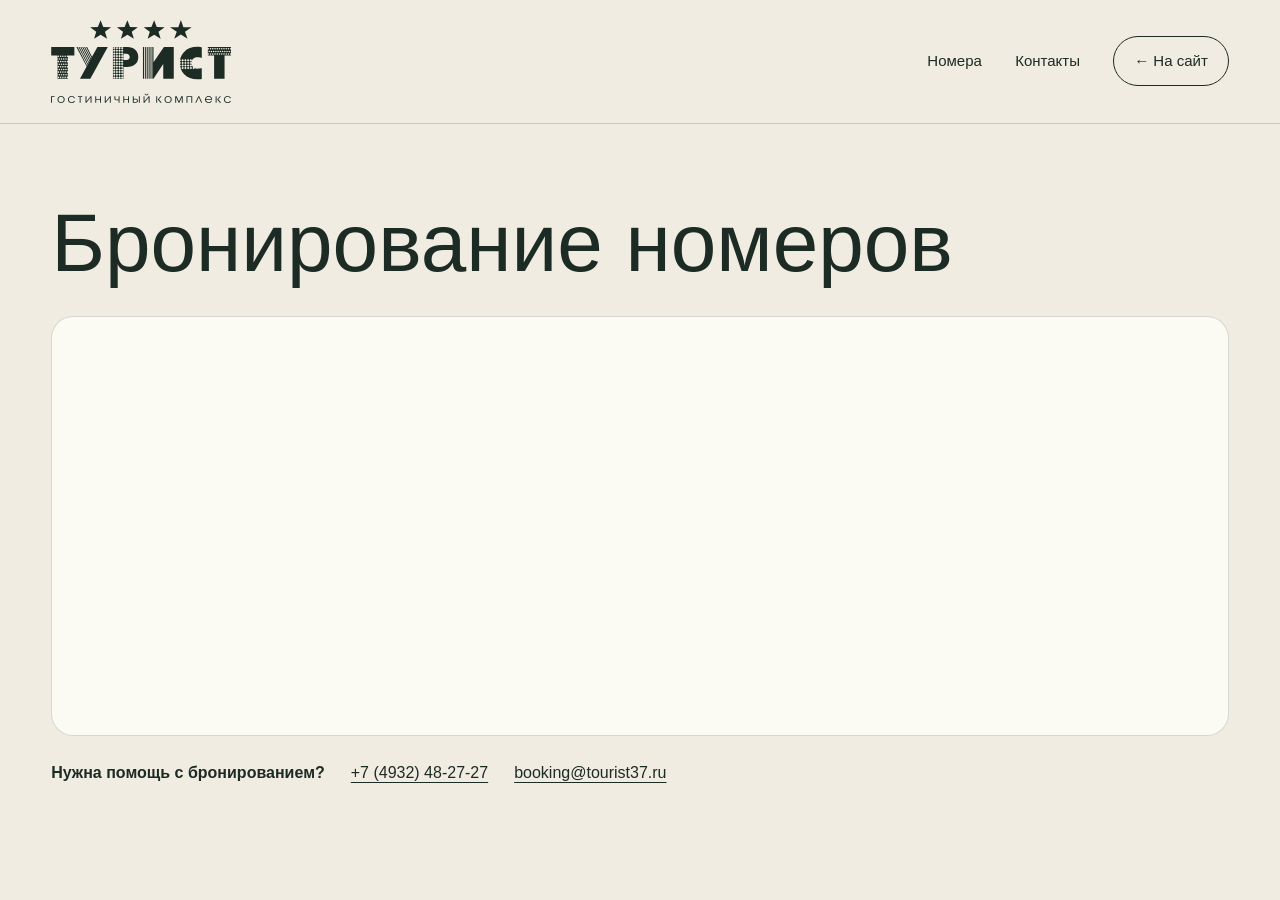
<file: booking/index.html>
<!doctype html>
<html lang="ru">
<head>
  <meta charset="utf-8">
  <meta name="viewport" content="width=device-width, initial-scale=1">
  <meta name="description" content="Онлайн-бронирование номеров гостиничного комплекса «Турист» в Иванове.">
  <title>Бронирование номеров · Гостиничный комплекс «Турист»</title>
  <link rel="stylesheet" href="../site-v2.css">
  <link rel="stylesheet" href="booking.css">
  <script src="../travelline.js"></script>
</head>
<body class="booking-page">
  <header class="booking-header">
    <a href="../index.html" class="booking-brand" aria-label="Турист — на главную"><img src="../assets/brand/hotel-logo.svg" alt="Турист"></a>
    <nav aria-label="Навигация"><a href="../index.html#rooms-new" id="booking-rooms-link">Номера</a><a href="../index.html#contacts" id="booking-contacts-link">Контакты</a><a href="../index.html" id="booking-back-link">← На сайт</a></nav>
  </header>
  <main class="booking-main">
    <div class="booking-intro">
      <h1 id="booking-title">Бронирование номеров</h1>
    </div>
    <div class="booking-form-wrap">
      <div id="tl-booking-form"></div>
    </div>
    <div class="booking-assistance">
      <span id="booking-assistance-label">Нужна помощь с бронированием?</span>
      <a href="tel:+74932482727">+7 (4932) 48-27-27</a>
      <a href="mailto:booking@tourist37.ru">booking@tourist37.ru</a>
    </div>
  </main>
  <script src="../content.js"></script>
  <script src="booking.js"></script>
</body>
</html>
</file>
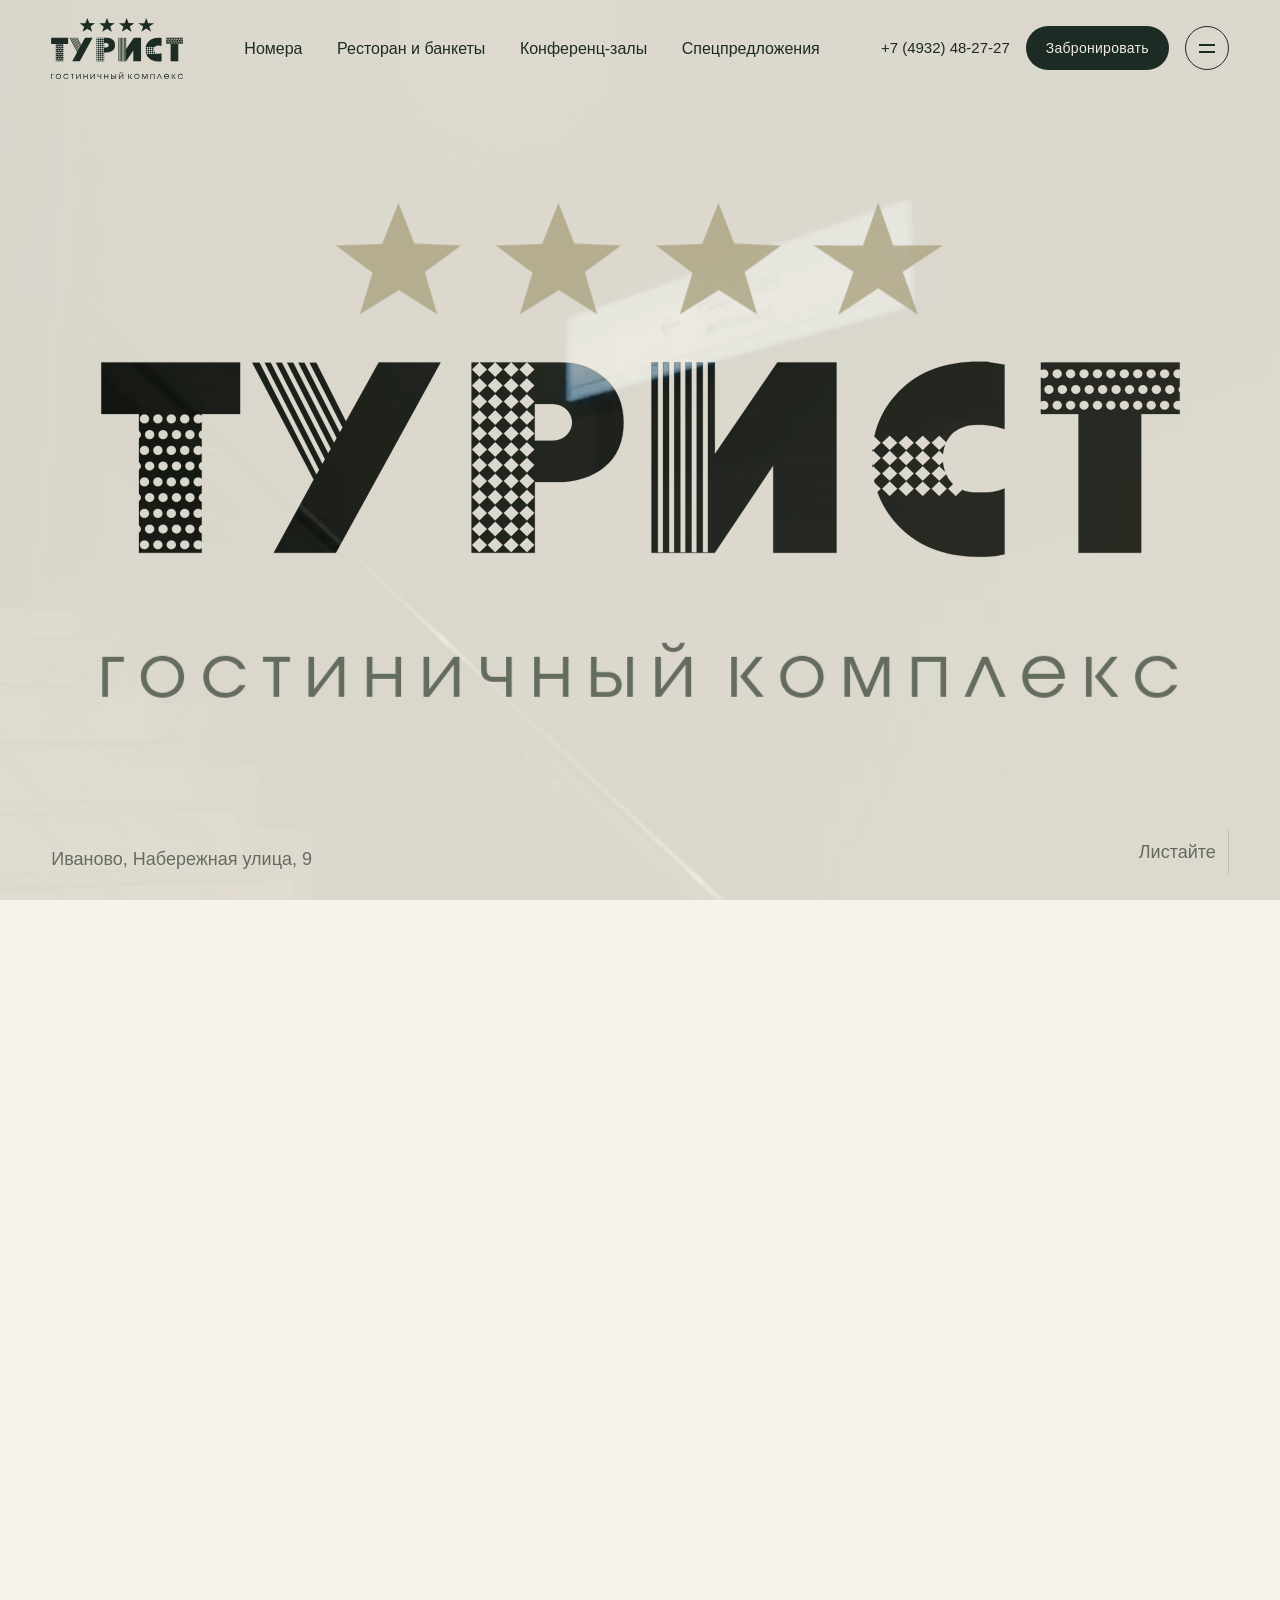
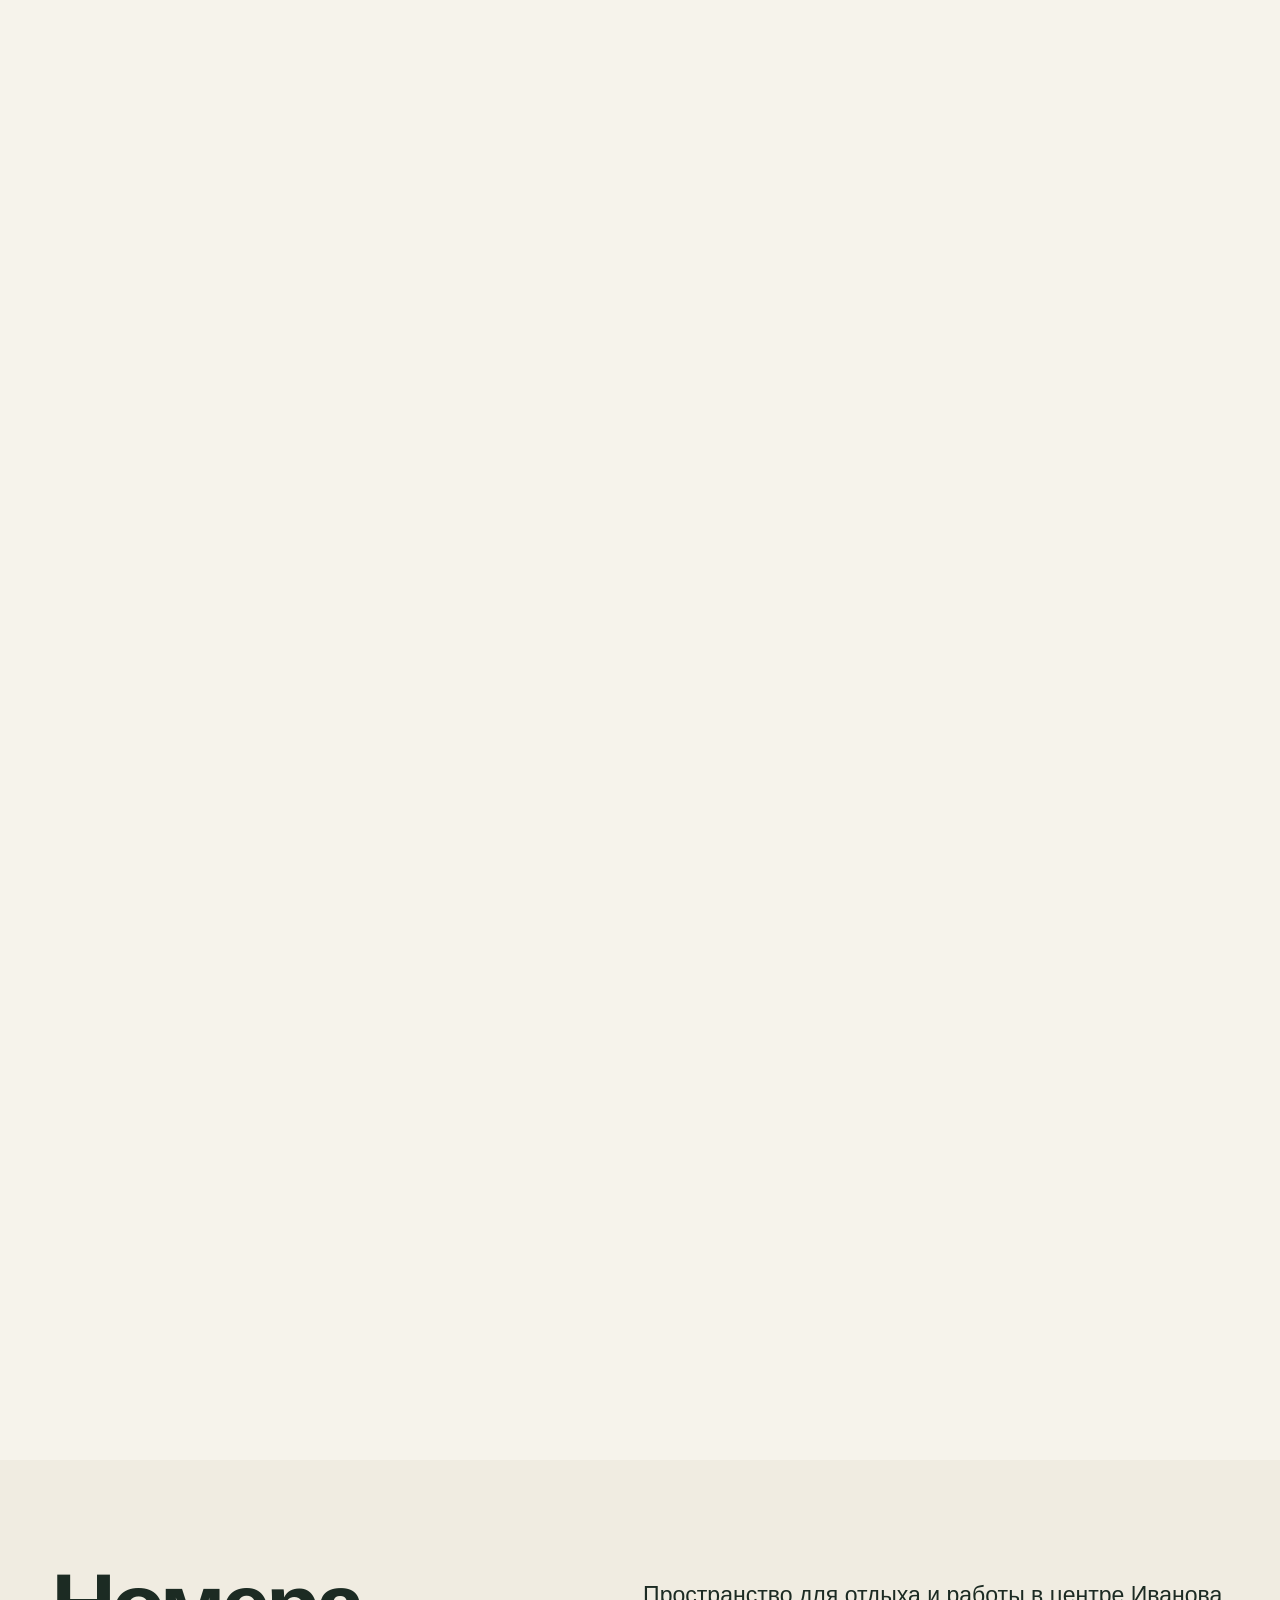
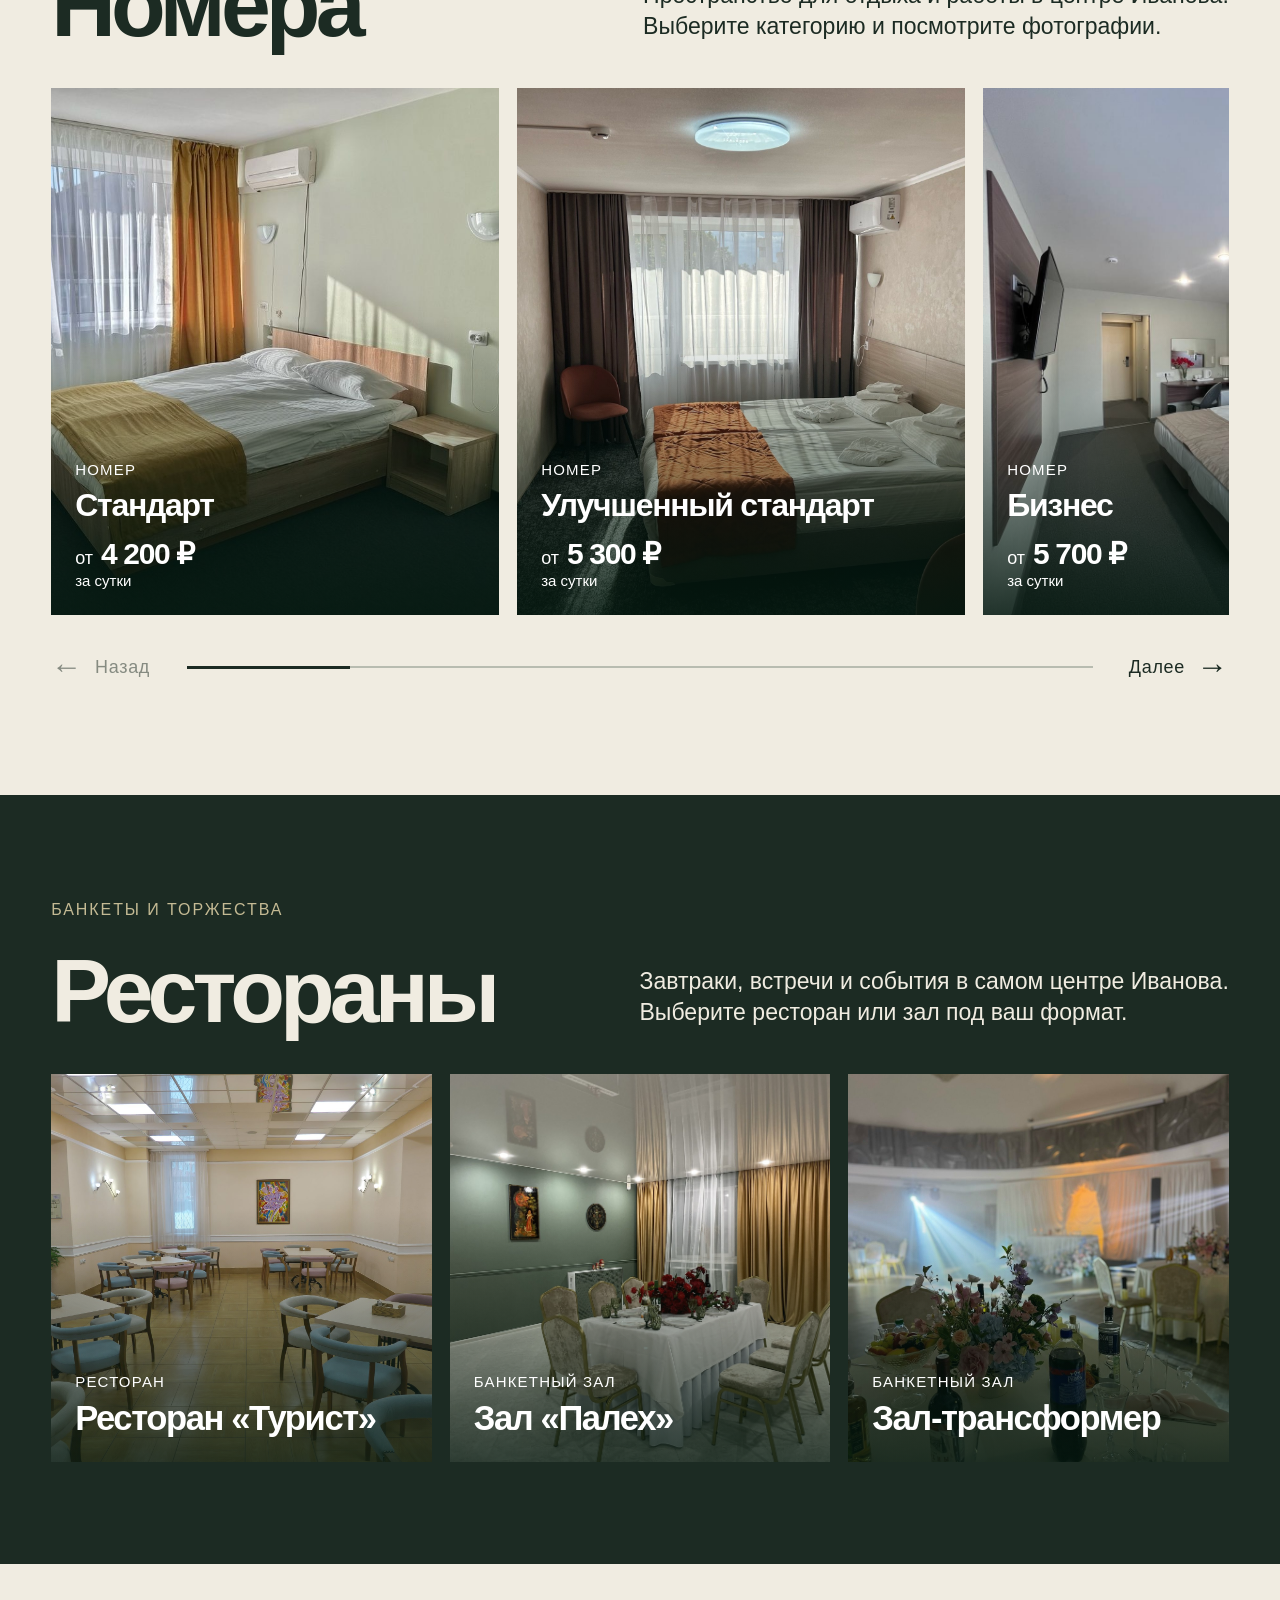
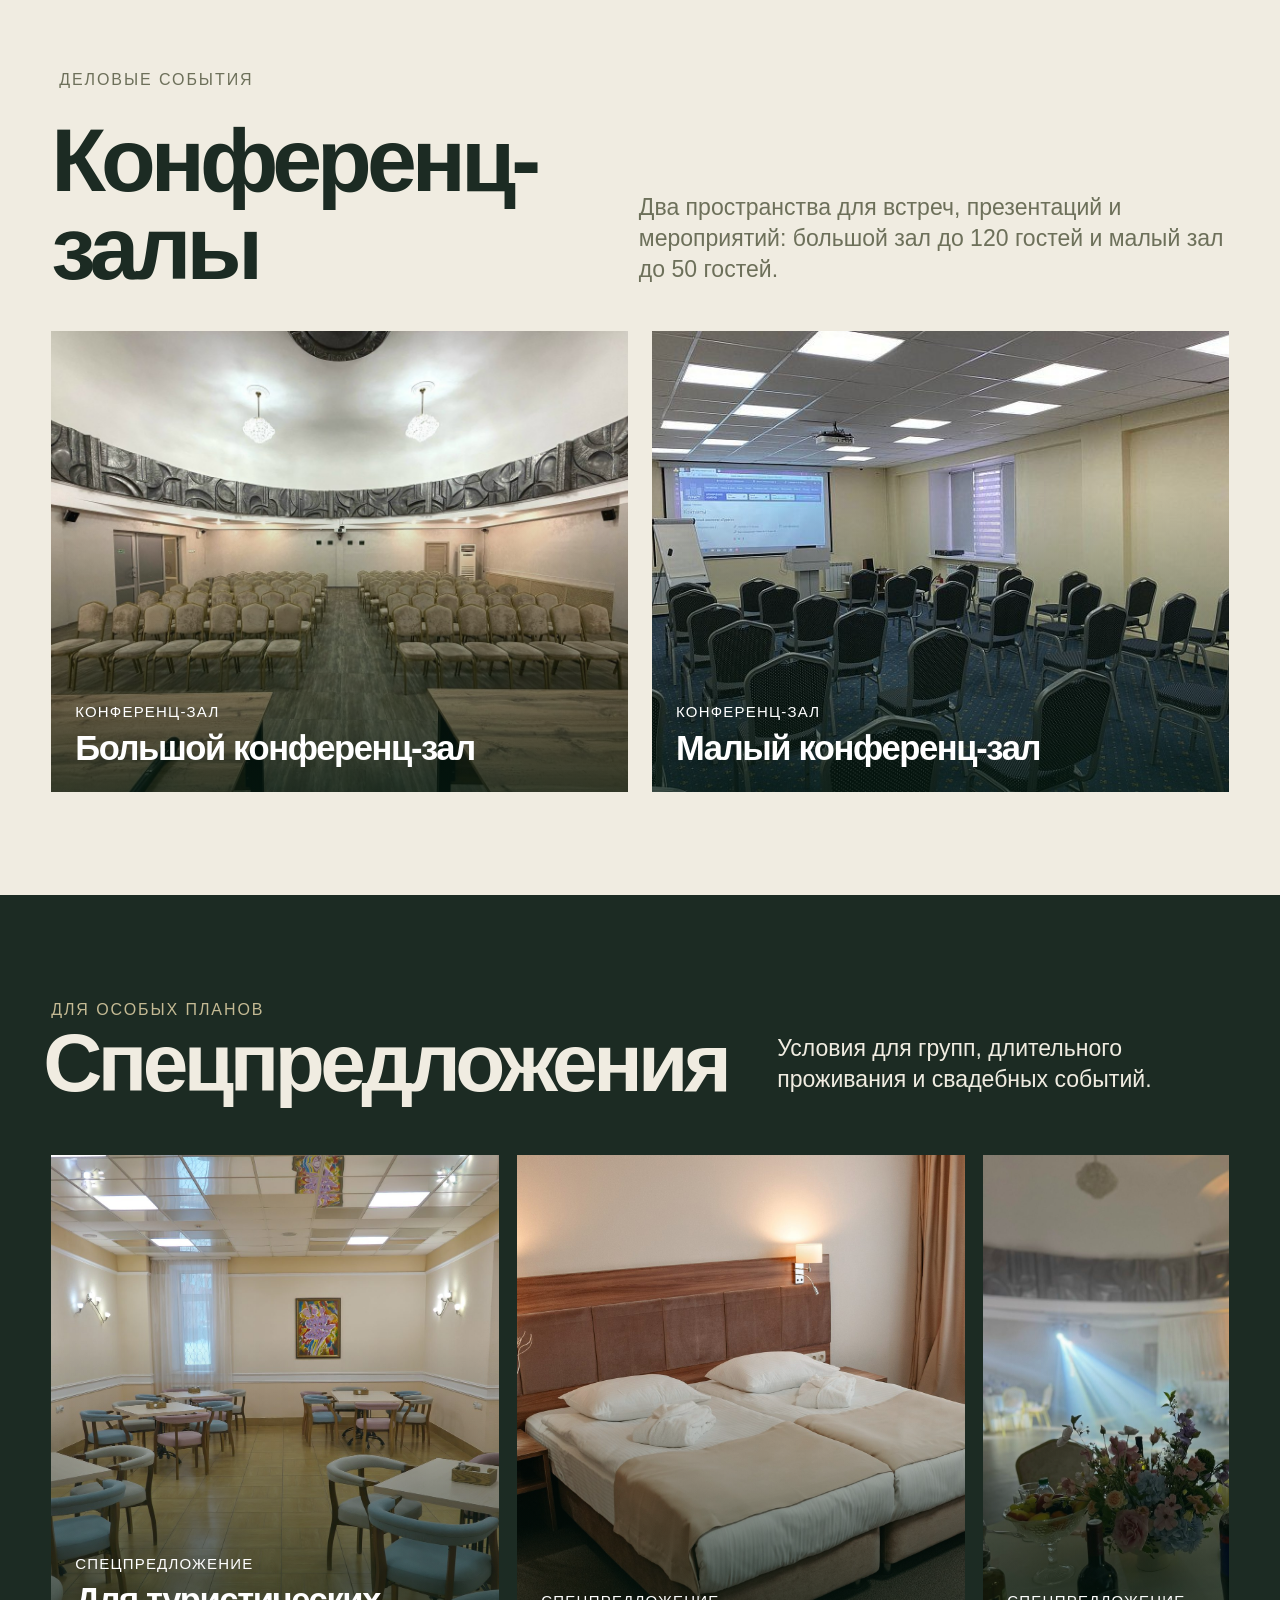
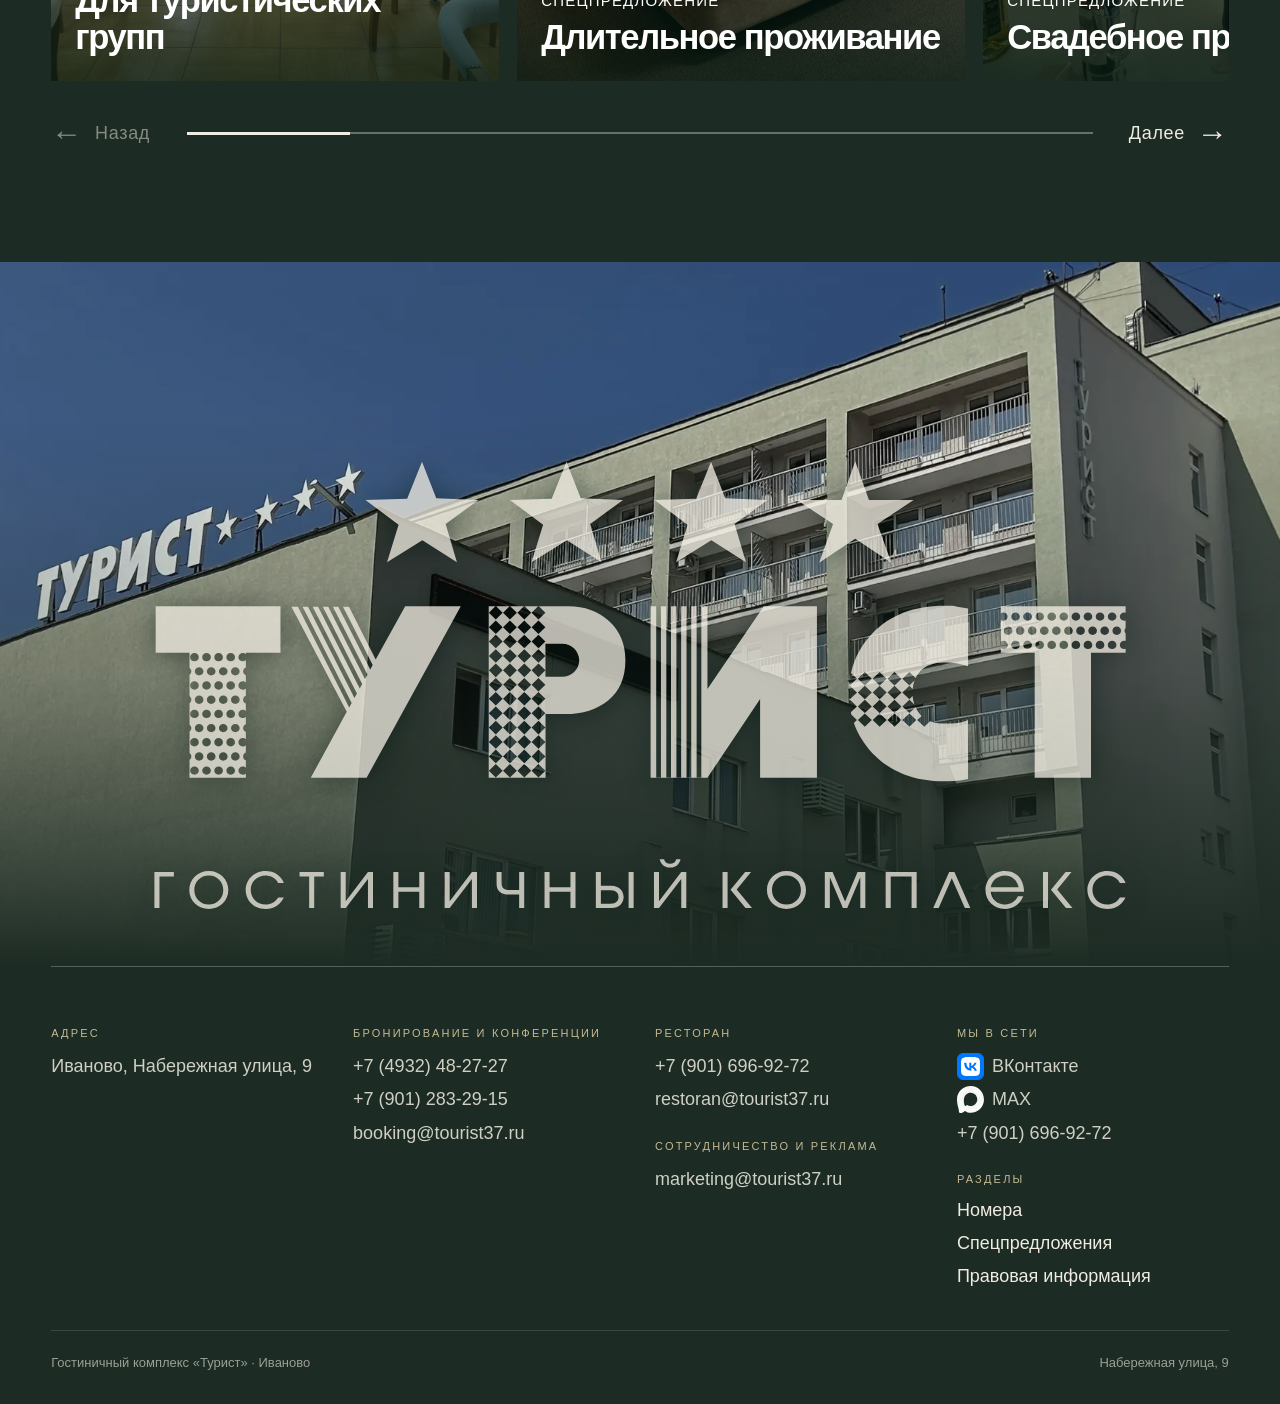
<file: detail.html>
<!doctype html>
<html lang="ru">
<head>
  <meta charset="utf-8">
  <meta name="viewport" content="width=device-width,initial-scale=1">
  <title>Гостиничный комплекс «Турист»</title>
  <meta name="description" content="Номера, рестораны и залы гостиничного комплекса «Турист» в Иванове">
  <link rel="stylesheet" href="site-v2.css">
  <script src="travelline.js"></script>
</head>
<body class="detail-page">
  <header class="detail-header">
    <a class="detail-brand" href="index.html"><img src="assets/brand/hotel-logo.svg" alt="Турист"></a>
    <nav aria-label="Основные разделы">
      <a href="index.html#rooms-new">Номера</a>
      <a href="index.html#restaurant">Ресторан</a>
      <a href="index.html#conference">Конференц-залы</a>
      <a href="index.html#offers">Спецпредложения</a>
    </nav>
    <div class="detail-header-actions"><a class="detail-book" href="index.html#top" data-detail-book>Забронировать</a><button type="button" class="detail-burger" id="detail-burger" aria-label="Открыть меню" aria-expanded="false" aria-controls="detail-menu"><span></span><span></span></button></div>
  </header>
  <div class="detail-menu" id="detail-menu" inert>
    <nav aria-label="Меню сайта">
      <a href="index.html#top" data-detail-book>Бронирование</a>
      <a href="index.html#rooms-new">Номера и цены</a>
      <a href="index.html#restaurant">Ресторан</a>
      <a href="index.html#conference">Конференц-залы</a>
      <a href="index.html#offers">Спецпредложения</a>
      <a href="index.html#contacts">Контакты</a>
      <a href="legal.html">Правовая информация</a>
    </nav>
    <div class="detail-menu-side"><p><strong>Отдел бронирования</strong><a href="tel:+74932482727">+7 (4932) 48-27-27</a></p><p><strong>Язык</strong><a data-lang="ru" href="#">RU</a> · <a data-lang="en" href="#">EN</a></p></div>
  </div>
  <main>
    <section class="detail-hero">
      <img id="detail-cover" alt="">
      <div class="wrap">
        <a class="detail-back top-back" id="detail-back" href="index.html#rooms-new">← Назад к разделу</a>
        <p class="new-eyebrow" id="detail-meta"></p>
        <h1 id="detail-title"></h1>
        <p class="detail-intro" id="detail-intro"></p>
        <a class="detail-hero-book" href="booking/" id="detail-online-book" hidden>Онлайн-бронирование <span aria-hidden="true">↗</span></a>
      </div>
    </section>
    <section class="detail-body">
      <div class="wrap">
        <div class="detail-facts" id="detail-facts"></div>
        <div class="detail-copy" id="detail-copy"></div>
        <div class="detail-gallery-wrap" id="detail-gallery-wrap"><div class="detail-gallery-head"><p class="new-eyebrow" id="gallery-label">Галерея</p><div class="detail-gallery-controls"><span id="gallery-hint">← Листайте →</span><button type="button" data-gallery-dir="-1" aria-label="Предыдущая фотография">←</button><button type="button" data-gallery-dir="1" aria-label="Следующая фотография">→</button></div></div><div class="detail-gallery" id="detail-gallery"></div></div>
        <div class="detail-cta"><div><p class="new-eyebrow" id="detail-cta-label">Планируете поездку или событие?</p><h2 id="detail-cta-title">Мы поможем с выбором</h2><p id="detail-cta-text">Свяжитесь с командой гостиницы, чтобы уточнить доступность, условия и детали.</p></div><div class="detail-cta-actions"><a class="detail-cta-phone" id="detail-phone" href="tel:+74932482727">+7 (4932) 48-27-27</a><a id="detail-email" href="mailto:booking@tourist37.ru">booking@tourist37.ru</a><a class="detail-cta-book" href="index.html#top" data-detail-book>Бронирование</a></div></div>
        <a class="detail-back bottom-back" id="detail-back-bottom" href="index.html#rooms-new">← Назад к разделу</a>
      </div>
    </section>
  </main>
  <script src="content.js" defer></script>
  <script src="detail.js" defer></script>
</body>
</html>
</file>
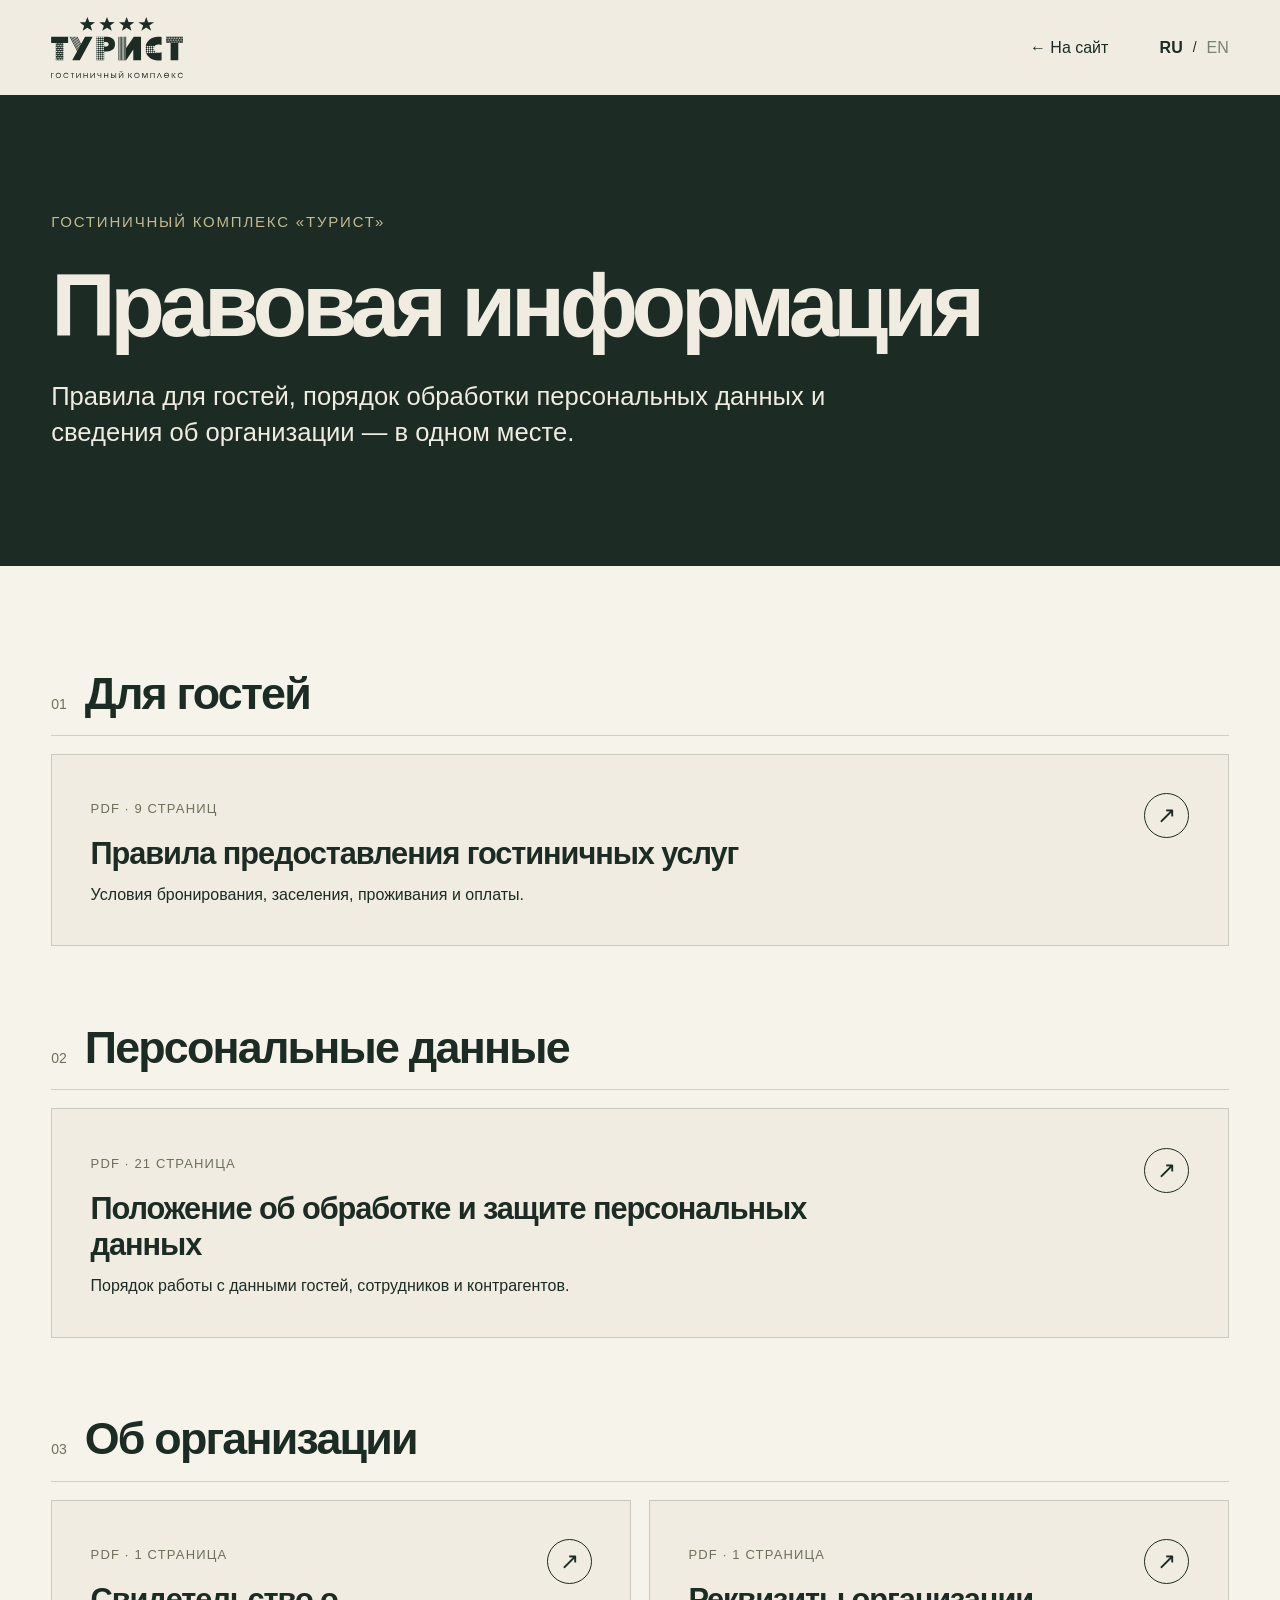
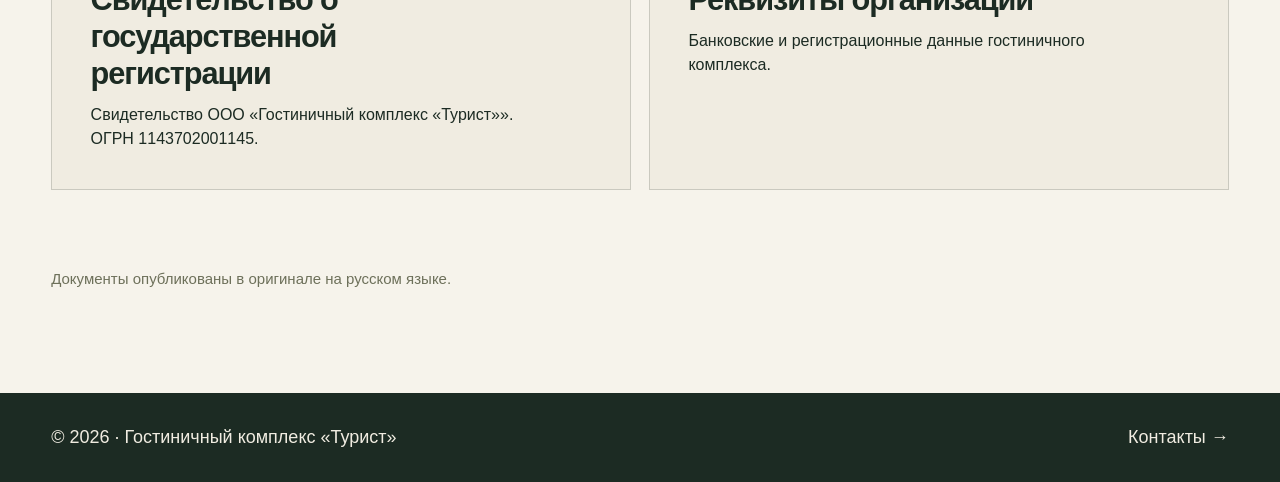
<file: legal.html>
<!doctype html>
<html lang="ru"><head><meta charset="utf-8"><meta name="viewport" content="width=device-width,initial-scale=1"><meta name="description" content="Правила гостиничных услуг, положение о персональных данных и сведения о ГК «Турист»."><title>Правовая информация · Турист</title><link rel="stylesheet" href="site-v2.css"><link rel="stylesheet" href="legal.css"><script src="travelline.js"></script></head>
<body>
<a class="legal-skip" href="#legal-documents" data-ru="К документам" data-en="Skip to documents">К документам</a>
<header class="legal-header"><a class="legal-brand" href="index.html" aria-label="Гостиничный комплекс «Турист», на главную"><img src="assets/brand/hotel-logo.svg" alt="Турист"></a><nav class="legal-header-nav" aria-label="Навигация"><a class="legal-back" href="index.html" data-ru="← На сайт" data-en="← Back to site">← На сайт</a><div class="legal-langs" aria-label="Язык страницы"><a data-lang="ru" href="?lang=ru">RU</a><span aria-hidden="true">/</span><a data-lang="en" href="?lang=en">EN</a></div></nav></header>
<main class="legal-page">
  <section class="legal-intro"><div class="wrap"><p class="legal-eyebrow" data-ru="Гостиничный комплекс «Турист»" data-en="Tourist Hotel Complex">Гостиничный комплекс «Турист»</p><h1 data-ru="Правовая информация" data-en="Legal information">Правовая информация</h1><p class="legal-intro-text" data-ru="Правила для гостей, порядок обработки персональных данных и сведения об организации — в одном месте." data-en="Guest rules, personal data information and company documents in one place.">Правила для гостей, порядок обработки персональных данных и сведения об организации — в одном месте.</p></div></section>
  <div class="legal-documents wrap" id="legal-documents">
    <section class="legal-group" aria-labelledby="guest-documents"><div class="legal-group-heading"><span>01</span><h2 id="guest-documents" data-ru="Для гостей" data-en="For guests">Для гостей</h2></div>
      <a class="legal-document" href="assets/documents/hotel-service-rules.pdf" target="_blank" rel="noopener" type="application/pdf"><div><span class="legal-file-type" data-ru="PDF · 9 страниц" data-en="PDF · 9 pages">PDF · 9 страниц</span><h3 data-ru="Правила предоставления гостиничных услуг" data-en="Hotel service rules">Правила предоставления гостиничных услуг</h3><p data-ru="Условия бронирования, заселения, проживания и оплаты." data-en="Terms for reservations, check-in, stays and payment.">Условия бронирования, заселения, проживания и оплаты.</p></div><span class="legal-open" aria-hidden="true">↗</span></a>
    </section>
    <section class="legal-group" aria-labelledby="data-documents"><div class="legal-group-heading"><span>02</span><h2 id="data-documents" data-ru="Персональные данные" data-en="Personal data">Персональные данные</h2></div>
      <a class="legal-document" href="assets/documents/personal-data-protection-policy.pdf" target="_blank" rel="noopener" type="application/pdf"><div><span class="legal-file-type" data-ru="PDF · 21 страница" data-en="PDF · 21 pages">PDF · 21 страница</span><h3 data-ru="Положение об обработке и защите персональных данных" data-en="Personal data processing and protection policy">Положение об обработке и защите персональных данных</h3><p data-ru="Порядок работы с данными гостей, сотрудников и контрагентов." data-en="How guest, employee and partner data is handled.">Порядок работы с данными гостей, сотрудников и контрагентов.</p></div><span class="legal-open" aria-hidden="true">↗</span></a>
    </section>
    <section class="legal-group" aria-labelledby="company-documents"><div class="legal-group-heading"><span>03</span><h2 id="company-documents" data-ru="Об организации" data-en="Company information">Об организации</h2></div><div class="legal-document-grid">
      <a class="legal-document" href="assets/documents/company-registration-certificate.pdf" target="_blank" rel="noopener" type="application/pdf"><div><span class="legal-file-type" data-ru="PDF · 1 страница" data-en="PDF · 1 page">PDF · 1 страница</span><h3 data-ru="Свидетельство о государственной регистрации" data-en="Company registration certificate">Свидетельство о государственной регистрации</h3><p data-ru="Свидетельство ООО «Гостиничный комплекс «Турист»». ОГРН 1143702001145." data-en="Registration certificate of Tourist Hotel Complex LLC. OGRN 1143702001145.">Свидетельство ООО «Гостиничный комплекс «Турист»». ОГРН 1143702001145.</p></div><span class="legal-open" aria-hidden="true">↗</span></a>
      <a class="legal-document" href="assets/documents/company-bank-details.pdf" target="_blank" rel="noopener" type="application/pdf"><div><span class="legal-file-type" data-ru="PDF · 1 страница" data-en="PDF · 1 page">PDF · 1 страница</span><h3 data-ru="Реквизиты организации" data-en="Company bank details">Реквизиты организации</h3><p data-ru="Банковские и регистрационные данные гостиничного комплекса." data-en="Banking and registration details of the hotel complex.">Банковские и регистрационные данные гостиничного комплекса.</p></div><span class="legal-open" aria-hidden="true">↗</span></a>
    </div></section>
    <p class="legal-original-note" data-ru="Документы опубликованы в оригинале на русском языке." data-en="The original documents are available in Russian.">Документы опубликованы в оригинале на русском языке.</p>
  </div>
</main>
<footer class="legal-footer"><div class="wrap"><span data-ru="© 2026 · Гостиничный комплекс «Турист»" data-en="© 2026 · Tourist Hotel Complex">© 2026 · Гостиничный комплекс «Турист»</span><a href="index.html#contacts" data-ru="Контакты →" data-en="Contacts →">Контакты →</a></div></footer>
<script src="content.js"></script><script>
  const lang=window.TOURIST_LANG;
  if(lang==='en')document.title='Legal information · Tourist';
  document.querySelectorAll('[data-ru][data-en]').forEach(node=>node.textContent=node.dataset[lang]);
  document.querySelectorAll('[data-lang]').forEach(link=>{link.classList.toggle('active',link.dataset.lang===lang);link.setAttribute('aria-current',link.dataset.lang===lang?'page':'false')});
  document.querySelectorAll('a[href^="index.html"]').forEach(link=>link.href=window.TOURIST_URL('index.html',link.hash.slice(1)||undefined));
</script></body></html>
</file>
<file: site-v2.css>
@font-face{font-family:AvantGardeCTT;src:url('assets/fonts/avantgardectt.ttf') format('truetype');font-weight:400;font-display:swap}
@font-face{font-family:AvantGardeCTT;src:url('assets/fonts/avantgardectt_bold.ttf') format('truetype');font-weight:700;font-display:swap}
:root{--gutter:clamp(18px,4vw,56px)}*{box-sizing:border-box}html{scroll-behavior:smooth}body{margin:0;color:var(--ink);font:400 17px/1.6 AvantGardeCTT,'Century Gothic',sans-serif}img{display:block;max-width:100%}a{color:inherit}.wrap{width:min(1320px,100%);padding-inline:var(--gutter);margin-inline:auto}
:root{--ink:#1c2b23;--olive:#3f4a3c;--moss:#6d705a;--gold:#a89f7c;--gold-hi:#c4ba94;--cream:#f0ece1;--paper:#f6f3eb;--line:rgba(28,43,35,.18);--f-body:AvantGardeCTT,'Century Gothic',sans-serif;--f-disp:AvantGardeCTT,'Century Gothic',sans-serif}
body{background:var(--paper)}
.hdr.solid{background-color:rgba(240,236,225,.94)}.brand img{display:block;width:132px;height:auto}.hdr.on-photo .brand img{filter:brightness(0) invert(1)}
.nav{gap:clamp(20px,2.7vw,42px)}.nav a{font-size:16px}
.stage{background:var(--cream)}.h-img{z-index:0;background-image:url('assets/hero-poster.jpg')!important;background-size:cover}.hero-video{position:absolute;inset:0;width:100%;height:100%;object-fit:cover;z-index:1}.hero-video-tall{display:none}
.h-photo{isolation:isolate}.h-shade{z-index:2}.h-svg{z-index:3}.h-meta,.h-final{z-index:4}
@media(min-width:721px){.h-meta-in{font-size:18px}}
.flood .pl{fill-opacity:.24;stroke-opacity:.22}
.h-title{font-weight:700}.booking-pending{display:flex;flex-wrap:wrap;align-items:center;gap:12px 30px;width:max-content;max-width:100%;padding:18px 24px;border:1px solid rgba(255,255,255,.3);border-radius:14px;background:rgba(28,43,35,.78);backdrop-filter:blur(12px);pointer-events:auto;opacity:var(--kb,0);transform:translateY(calc((1 - var(--kb,0))*30px));font-size:15px;visibility:hidden}.book-live .booking-pending{visibility:visible}
.booking-pending span{font-weight:700}.booking-pending a{color:inherit;text-underline-offset:4px}
.book,.rooms,.mq,.hall,.ft-ph,.ft-word{display:none!important}
.new-section{padding:clamp(90px,10vw,150px) 0;background:var(--paper)}
.new-section:nth-of-type(even){background:var(--cream)}
.new-section-dark{background:var(--ink)!important;color:var(--cream)}
.new-eyebrow{margin:0 0 22px;text-transform:uppercase;letter-spacing:.18em;font-size:13px;color:var(--moss)}
.new-section-dark .new-eyebrow{color:var(--gold-hi)}
.new-heading{display:flex;align-items:end;justify-content:space-between;gap:28px;margin-bottom:44px}
.new-heading h2{margin:0;font-size:clamp(48px,7vw,104px);line-height:.98;font-weight:700;letter-spacing:-.065em}
.new-heading p{max-width:420px;margin:0 0 8px;font-size:17px;line-height:1.5;color:var(--moss)}
.new-section-dark .new-heading p{color:var(--paper)}
.new-grid{display:grid;grid-template-columns:repeat(3,minmax(0,1fr));gap:18px}
.new-card{position:relative;display:block;min-width:0;aspect-ratio:4/5;overflow:hidden;background:#dfe6db;color:white;text-decoration:none;isolation:isolate}
.new-card img{width:100%;height:100%;object-fit:cover;transition:transform .8s cubic-bezier(.22,1,.36,1)}
.new-card:hover img{transform:scale(1.06)}
.new-card::after{content:"";position:absolute;inset:35% 0 0;background:linear-gradient(transparent,rgba(5,26,17,.76));z-index:1}
.new-card .card-label{position:absolute;z-index:2;left:24px;right:24px;bottom:25px;font-size:clamp(25px,2.7vw,42px);line-height:1.07;letter-spacing:-.04em;font-weight:700}
.new-card .card-meta{display:block;font-size:13px;letter-spacing:.08em;text-transform:uppercase;margin-bottom:10px;font-weight:400}
.rooms-cards .new-card::after{inset:25% 0 0;background:linear-gradient(transparent 25%,rgba(5,26,17,.84))}
.rooms-cards .new-card .card-label{bottom:92px;font-size:clamp(27px,2.5vw,37px)}
.rooms-cards .card-price{position:absolute;z-index:2;bottom:25px;left:24px;right:24px;display:grid;grid-template-columns:auto auto;justify-content:start;align-items:baseline;column-gap:8px;color:white;text-align:left;line-height:1.1}
.card-price-caption{font-size:18px;font-weight:400}
.card-price strong{white-space:nowrap;font-size:30px;font-weight:700;letter-spacing:-.045em}
.card-price-unit{grid-column:1/-1;margin-top:3px;font-size:15px;font-weight:400}
.new-card.no-photo{background:linear-gradient(145deg,#243b2d,#56634b);color:white}
.new-card.no-photo::before{content:"✦";position:absolute;right:30px;top:24px;font-size:70px;opacity:.2}
.new-card.no-photo::after{display:none}
.new-section-dark .new-card.no-photo{background:linear-gradient(145deg,#426049,#9bab91)}
.ft{padding-top:80px}.ft-mark{display:flex;justify-content:center;padding:20px var(--gutter) 76px}.ft-mark img{width:min(540px,65vw);height:auto}.social{display:inline-flex;align-items:center;gap:8px}.social-icon{display:inline-grid;place-items:center;width:27px;height:27px;border:1px solid currentColor;border-radius:6px;font-size:11px;font-weight:700}
.social-icon img{width:19px;height:19px;object-fit:contain}.social-icon.vk{background:#0077ff;border-color:#0077ff}.social-icon.max{border:0}.social-icon.max img{width:27px;height:27px}
.ft-grid{grid-template-columns:repeat(4,minmax(0,1fr));gap:30px}.ft-grid p{line-height:1.85}.ft-grid b:not(:first-child){margin-top:23px}
.detail-hero{min-height:75vh;display:grid;align-items:end;background:var(--ink);color:white;position:relative;isolation:isolate}
.detail-header{position:absolute;z-index:5;inset:0 0 auto;display:flex;align-items:center;justify-content:space-between;gap:20px;padding:25px var(--gutter);color:white;background:linear-gradient(rgba(0,0,0,.4),transparent)}.detail-header a{text-decoration:none}.detail-header>a:first-child{font-weight:700;font-size:26px;letter-spacing:.04em}.detail-header nav{display:flex;gap:24px;font-size:14px}.detail-header>a:last-child{white-space:nowrap;font-size:14px}
.detail-hero img{position:absolute;inset:0;width:100%;height:100%;object-fit:cover;z-index:-2}.detail-hero::after{content:"";position:absolute;inset:0;background:linear-gradient(transparent,rgba(5,24,15,.75));z-index:-1}
.detail-hero .wrap{padding-bottom:65px}.detail-hero h1{max-width:950px;font-size:clamp(48px,7.5vw,112px);line-height:1;margin:12px 0 20px;letter-spacing:-.065em}.detail-hero p{max-width:620px;font-size:18px}
.detail-body{padding:75px 0 130px}.detail-gallery{display:grid;grid-template-columns:repeat(2,1fr);gap:18px}.detail-gallery img{width:100%;aspect-ratio:4/3;object-fit:cover}
.detail-contact{margin:0 0 55px;padding:26px;background:var(--cream);display:flex;gap:18px;justify-content:space-between;flex-wrap:wrap}.detail-contact a{text-decoration:none;font-weight:700}
.legal-page{min-height:100vh;padding:160px var(--gutter) 80px;background:var(--paper)}.legal-page h1{font-size:clamp(42px,7vw,80px);line-height:1}
@media(max-width:900px){.new-grid{grid-template-columns:repeat(2,minmax(0,1fr))}.ft-grid{grid-template-columns:repeat(2,minmax(0,1fr))}}
@media(max-width:720px){.hero-video-wide{display:none}.hero-video-tall{display:block}.new-heading{display:block}.new-heading p{margin-top:20px}.new-grid{display:flex;overflow-x:auto;scroll-snap-type:x mandatory;padding-bottom:12px}.new-card{flex:0 0 min(82vw,380px);scroll-snap-align:start}.ft-grid{grid-template-columns:1fr}.booking-pending{font-size:13px;padding:14px}.ft-mark{font-size:20vw}}
@media(max-width:720px){#rooms-new{padding-top:18px}}
@media(max-width:720px){.detail-header nav,.detail-header>a:last-child{display:none}.detail-gallery{grid-template-columns:1fr}.detail-hero{min-height:66vh}}
/* Revised editorial sections */
.new-section{padding:clamp(76px,8vw,120px) 0}
.new-eyebrow{font-size:clamp(16px,1.25vw,19px);letter-spacing:.12em;margin-bottom:25px}
.new-heading{align-items:end;gap:50px;margin-bottom:38px}
.new-heading p{max-width:590px;font-size:clamp(21px,1.8vw,29px);line-height:1.35}
.new-heading h2{letter-spacing:-.055em}
.new-card .card-meta{font-size:15px}
.rooms-cards{display:flex;gap:18px;overflow-x:auto;scroll-snap-type:x mandatory;scrollbar-width:none;padding-bottom:2px}
.rooms-cards::-webkit-scrollbar{display:none}
.rooms-cards .new-card{flex:0 0 clamp(300px,35vw,460px);aspect-ratio:4/4.7;scroll-snap-align:start}
@media(max-width:720px){.rooms-cards .new-card .card-label{left:21px;right:21px;bottom:84px;font-size:29px}.rooms-cards .card-price{left:21px;right:21px;bottom:21px}.card-price strong{font-size:27px}.card-price-caption{font-size:16px}.card-price-unit{font-size:13px}}
.carousel-shell{position:relative}
.carousel-controls{margin-top:24px;color:var(--moss);font-size:17px}
.carousel-hint{display:none}
.carousel-controls>div{display:flex;align-items:center;gap:24px}
.carousel-arrow{display:inline-flex;align-items:center;gap:12px;flex:none;min-width:112px;min-height:52px;padding:0;border:0;background:none;color:var(--ink);font:500 18px/1 var(--f-body);letter-spacing:.04em;cursor:pointer;transition:color .25s,opacity .25s}
.carousel-arrow[data-dir="1"]{justify-content:flex-end}
.carousel-arrow-glyph{font-size:31px;line-height:1;transition:transform .25s}
.carousel-arrow[data-dir="-1"]:hover:not(:disabled) .carousel-arrow-glyph{transform:translateX(-5px)}
.carousel-arrow[data-dir="1"]:hover:not(:disabled) .carousel-arrow-glyph{transform:translateX(5px)}
.carousel-arrow:focus-visible{outline:3px solid var(--moss);outline-offset:4px}
.carousel-arrow:disabled{opacity:.5;cursor:default}
.carousel-progress{position:relative;flex:1;height:2px;background:rgba(16,47,34,.25)}
.carousel-progress-fill{display:block;width:18%;height:3px;background:var(--ink);transition:width .12s linear}
@media(prefers-reduced-motion:reduce){.carousel-arrow,.carousel-arrow-glyph,.carousel-progress-fill{transition:none}}
.new-section-dark .new-card{aspect-ratio:1/1.02}
.conference-grid{grid-template-columns:repeat(2,minmax(0,1fr));gap:24px}
.conference-grid .new-card{aspect-ratio:1.25/1}
.offers-section{background:var(--ink)!important;color:var(--cream)}
.offers-section .new-heading h2{font-size:clamp(45px,6.4vw,94px)}
.ft{background:var(--ink);color:var(--cream);padding-top:0}
.ft-mark{padding:75px var(--gutter) 20px;overflow:hidden}
.ft-mark img{width:min(1080px,92vw);max-width:none;filter:brightness(0) invert(1);opacity:.84}
.ft-grid{border-top:1px solid rgba(255,255,255,.25)}
.ft-grid a:hover{text-decoration:underline}
.menu{background:var(--ink) url('assets/brand/building.png') no-repeat 53% 110%;background-size:min(48vw,620px) auto}
.menu-in{grid-template-columns:minmax(0,1.45fr) minmax(260px,.55fr);gap:clamp(65px,8vw,140px);padding-top:35px}
.menu ol{columns:1}
.menu li a{font-size:clamp(32px,3.8vw,54px);padding:9px 0;line-height:1.05}
.menu-side{align-self:start;padding:15px 0 0 20px;gap:28px;border-left:1px solid rgba(255,255,255,.25);font-size:18px;overflow-wrap:anywhere}
.menu-side b{font-size:13px}
.menu-side [data-lang]{font-weight:700;opacity:.55}
.menu-side [data-lang].active{opacity:1;text-decoration:underline;text-underline-offset:5px}
.menu-open .hdr .brand img{filter:brightness(0) invert(1)}
.new-section,.ft{scroll-margin-top:80px}
/* Interior pages */
.detail-header{position:fixed;inset:0 0 auto;z-index:40;min-height:90px;padding:16px var(--gutter);background:rgba(10,36,25,.86);backdrop-filter:blur(16px);color:white}
.detail-header .detail-brand img{width:134px;filter:brightness(0) invert(1)}
.detail-header nav{gap:clamp(14px,2.3vw,34px);font-size:clamp(13px,1.2vw,16px)}
.detail-header nav a:hover,.detail-menu a:hover{text-decoration:underline;text-underline-offset:6px}
.detail-header-actions{display:flex;align-items:center;gap:18px}
.detail-header .detail-book{white-space:nowrap;background:var(--gold-hi);color:var(--ink);padding:11px 18px;font-size:14px;font-weight:700}
.detail-burger{display:grid;align-content:center;gap:6px;width:45px;height:42px;padding:10px;border:1px solid rgba(255,255,255,.6);background:transparent;cursor:pointer}
.detail-burger span{height:2px;background:white;transition:transform .2s}
.detail-menu-open .detail-burger span:first-child{transform:translateY(4px) rotate(45deg)}
.detail-menu-open .detail-burger span:last-child{transform:translateY(-4px) rotate(-45deg)}
.detail-menu{position:fixed;inset:0;z-index:35;display:grid;grid-template-columns:1fr 320px;gap:70px;padding:130px var(--gutter) 40px;background:var(--ink);color:white;overflow:auto;visibility:hidden;opacity:0;transition:opacity .25s,visibility .25s}
.detail-menu-open .detail-menu{visibility:visible;opacity:1}
.detail-menu nav{position:relative;z-index:2;display:grid;align-content:start;gap:12px}
.detail-menu nav a{width:max-content;max-width:100%;font-size:clamp(28px,3.6vw,54px);line-height:1.1;text-decoration:none}
.detail-menu-side{position:relative;z-index:2;border-left:1px solid rgba(255,255,255,.3);padding-left:30px}
.detail-menu-side p{margin:0 0 30px}
.detail-menu-side strong{display:block;font-size:14px;color:var(--gold-hi);text-transform:uppercase;letter-spacing:.12em;margin-bottom:6px}
.detail-menu-side a{text-decoration:none}
.detail-menu-side [data-lang]{opacity:.55}.detail-menu-side [data-lang].active{opacity:1;text-decoration:underline;text-underline-offset:5px}
.detail-menu>img{position:absolute;bottom:-12vw;right:12%;width:min(60vw,750px);opacity:.12;filter:brightness(0) invert(1)}
.detail-hero{min-height:74vh;padding-top:90px}
.detail-hero .wrap{padding-top:90px;padding-bottom:65px}
.detail-hero .new-eyebrow{color:#d7e9d4;margin:35px 0 15px}
.detail-hero h1{max-width:1100px;margin:0 0 20px;font-size:clamp(48px,7vw,100px)}
.detail-hero .detail-intro{max-width:800px;font-size:clamp(20px,2vw,28px);line-height:1.4}
.detail-back{display:inline-block;text-decoration:none;font-size:16px;font-weight:700}
.detail-back:hover{text-decoration:underline;text-underline-offset:5px}
.detail-body{padding:0 0 100px}
.detail-facts{display:grid;grid-template-columns:repeat(3,1fr);gap:1px;background:var(--line);margin-bottom:85px}
.detail-facts.four{grid-template-columns:repeat(4,1fr);margin-bottom:12px}
.detail-rate-note{margin:0 0 85px;color:var(--moss);font-size:15px}
.detail-facts>div{display:flex;flex-direction:column;gap:12px;padding:26px;background:var(--cream)}
.detail-facts span{font-size:15px;color:var(--moss);text-transform:uppercase;letter-spacing:.1em}
.detail-facts strong{font-size:clamp(19px,2vw,28px);line-height:1.25}
.detail-copy{margin-bottom:90px}
.detail-copy section{display:grid;grid-template-columns:minmax(200px,.7fr) minmax(0,1fr);gap:70px;padding:36px 0;border-top:1px solid var(--line)}
.detail-copy h2{margin:0;font-size:clamp(29px,3.3vw,48px);line-height:1.06;letter-spacing:-.04em}
.detail-copy p{font-size:clamp(18px,1.55vw,22px);line-height:1.55;margin:0 0 18px}
.detail-copy ul{list-style:none;margin:15px 0 0;padding:0;columns:2;column-gap:25px}
.detail-copy li{break-inside:avoid;padding:9px 0 9px 18px;border-bottom:1px solid var(--line);position:relative}
.detail-copy li::before{content:'•';position:absolute;left:0}
.detail-gallery-wrap{margin-bottom:100px}
.detail-gallery{grid-template-columns:repeat(3,minmax(0,1fr));gap:10px}
.detail-gallery img{aspect-ratio:4/3}
.detail-gallery img:first-child{grid-column:span 2;grid-row:span 2;height:100%}
.detail-cta{display:flex;justify-content:space-between;gap:40px;padding:55px;background:var(--ink);color:var(--cream);margin-bottom:45px;scroll-margin-top:110px}
.detail-cta h2{margin:0 0 20px;font-size:clamp(38px,4.5vw,68px);line-height:1.05;letter-spacing:-.05em}
.detail-cta p:not(.new-eyebrow){max-width:600px;font-size:20px}
.detail-cta .new-eyebrow{color:var(--gold-hi)}
.detail-cta-actions{display:flex;flex-direction:column;align-items:flex-start;justify-content:center;gap:15px;min-width:220px}
.detail-cta-actions a{text-decoration:none}
.detail-cta-actions a:hover{text-decoration:underline}
.detail-cta-phone{font-size:21px;font-weight:700}
.detail-cta-book{margin-top:12px;border:1px solid var(--cream);padding:12px 25px}
@media(max-width:900px){.menu-in{grid-template-columns:1fr}.menu-side{padding:20px 0;border-left:0;border-top:1px solid rgba(255,255,255,.25)}.menu{background-position:100% 100%;background-size:360px auto}}
@media(max-width:1100px){.detail-header nav{display:none}}
@media(max-width:900px){.detail-facts.four{grid-template-columns:repeat(2,1fr)}}
@media(max-width:900px){.detail-copy section{gap:25px}.detail-cta{padding:40px}}
@media(max-width:720px){.new-section{padding:75px 0}.new-heading h2{font-size:clamp(45px,11vw,72px)}.new-heading p{font-size:21px}.new-eyebrow{font-size:16px}.rooms-cards .new-card{flex:0 0 min(82vw,380px);aspect-ratio:4/5}.carousel-controls{margin-top:12px}.conference-grid{display:flex}.conference-grid .new-card{aspect-ratio:4/5}.offers-section .new-heading h2{font-size:clamp(38px,9vw,60px);overflow-wrap:anywhere}.ft-mark{padding:65px 0 20px}.ft-mark img{width:115vw}.menu{background-image:none}.menu li a{font-size:clamp(30px,8vw,42px)}.menu-side{font-size:16px}.detail-header{min-height:75px}.detail-header .detail-brand img{width:112px}.detail-header .detail-book{font-size:12px;padding:9px 10px}.detail-header-actions{gap:8px}.detail-burger{width:38px;height:38px}.detail-hero{min-height:68vh;padding-top:75px}.detail-hero .wrap{padding-top:60px;padding-bottom:45px}.detail-hero h1{font-size:clamp(43px,11vw,68px)}.detail-menu{grid-template-columns:1fr;gap:25px;padding-top:110px}.detail-menu nav a{font-size:clamp(28px,7vw,42px)}.detail-menu-side{border-left:0;border-top:1px solid rgba(255,255,255,.3);padding:20px 0}.detail-menu>img{width:90vw;right:-15vw;bottom:-10vw}.detail-facts{grid-template-columns:1fr;margin-bottom:55px}.detail-copy{margin-bottom:55px}.detail-copy section{display:block;padding:28px 0}.detail-copy h2{margin-bottom:18px}.detail-copy ul{columns:1}.detail-gallery{grid-template-columns:1fr 1fr}.detail-gallery img:first-child{grid-column:span 2;grid-row:span 1}.detail-gallery-wrap{margin-bottom:60px}.detail-cta{display:block;padding:30px;margin-bottom:30px}.detail-cta-actions{margin-top:28px}.detail-body{padding-bottom:60px}}
@media(prefers-reduced-motion:reduce){.hero-video{display:none}.h-img{display:block}.new-card img{transition:none}}
@media(max-width:720px){.detail-facts.four{grid-template-columns:1fr}.detail-rate-note{margin-bottom:55px}}

/* Third pass: clear navigation, photographic footer and interior layouts */
.menu{background:var(--ink)}
.menu-in{grid-template-columns:minmax(0,1.65fr) minmax(260px,.6fr);gap:clamp(50px,7vw,115px);padding-top:5px}
.menu ol{counter-reset:menu-row;display:flex;flex-direction:column;justify-content:space-between;min-height:calc(100svh - 175px)}
.menu li{counter-increment:menu-row;position:relative;border-bottom:1px solid rgba(255,255,255,.22)}
.menu li::before{content:'0' counter(menu-row);position:absolute;top:50%;left:0;transform:translateY(-50%);font-size:13px;letter-spacing:.12em;color:var(--gold-hi)}
.menu li a{padding:12px 0 12px 44px;font-size:clamp(32px,3.45vw,50px)}
.menu-side{align-self:center}
.detail-menu{background:var(--ink)}
.detail-menu>img{display:none}
.detail-menu nav{counter-reset:detail-row;gap:0}
.detail-menu nav a{counter-increment:detail-row;position:relative;width:100%;padding:13px 0 13px 45px;border-bottom:1px solid rgba(255,255,255,.22)}
.detail-menu nav a::before{content:'0' counter(detail-row);position:absolute;left:0;top:50%;transform:translateY(-50%);font-size:13px;color:var(--gold-hi)}
.offers-cards{display:flex;gap:18px;overflow-x:auto;scroll-snap-type:x mandatory;scrollbar-width:none;padding-bottom:2px}
.offers-cards::-webkit-scrollbar{display:none}
.offers-cards .new-card{flex:0 0 clamp(300px,35vw,460px);aspect-ratio:4/4.7;scroll-snap-align:start}
.mobile-scroll-hint{display:none}
.ft-photo{position:relative;height:clamp(430px,55vw,710px);overflow:hidden;background:var(--ink)}
.ft-photo img{width:100%;height:100%;object-fit:cover;object-position:center 35%}
.ft-photo::after{content:'';position:absolute;inset:0;background:linear-gradient(180deg,rgba(28,43,35,.02) 22%,rgba(28,43,35,.3) 58%,#1c2b23 100%)}
.ft-photo span{position:absolute;z-index:2;left:0;right:0;bottom:18px;text-align:center;font:700 clamp(100px,20vw,300px)/.76 var(--f-disp);letter-spacing:-.09em;color:rgba(255,255,255,.1);-webkit-text-stroke:1px rgba(255,255,255,.7);pointer-events:none}
.ft-grid{padding-top:60px}
.detail-body{background:#f1f3ed;padding-bottom:75px}
.detail-facts{margin:0 0 24px;padding-top:50px;background:transparent;gap:12px}
.detail-facts.four{margin-bottom:24px}
.detail-facts>div{min-height:125px;padding:28px;background:#dfe9df;border-top:3px solid var(--moss)}
.detail-facts span{font-size:16px}
.detail-facts strong{font-size:clamp(23px,2.1vw,32px)}
.detail-copy{margin-bottom:42px}
.detail-copy section{background:var(--cream);border:1px solid var(--line);margin-bottom:14px;padding:36px 42px;gap:40px}
.detail-copy section:nth-child(even){background:#e4ece4}
.detail-copy p{font-size:clamp(20px,1.6vw,24px)}
.detail-copy ul{display:grid;grid-template-columns:repeat(2,minmax(0,1fr));gap:10px;columns:unset;margin-top:20px}
.detail-copy li{display:flex;align-items:center;min-height:74px;padding:16px 18px 16px 35px;border:1px solid rgba(16,47,34,.19);font-size:clamp(17px,1.35vw,20px);line-height:1.3}
.detail-copy li::before{left:16px}
.detail-copy li:last-child:nth-child(odd){grid-column:span 2}
.detail-copy li strong{font-weight:700}
.detail-copy .contact-value{display:inline-block;white-space:nowrap}
@media(max-width:360px){.detail-copy .contact-value{font-size:16px}}
@media(max-width:360px){.detail-hero .wrap{min-width:0}.detail-hero h1{overflow-wrap:anywhere}}
.detail-copy .hours-block li{min-height:92px}
.detail-copy .rental-block h2{font-weight:700}
.detail-copy .rental-block ul{grid-template-columns:1fr;max-width:720px;margin-top:0}
.detail-gallery-wrap{padding:36px;background:#e1e9df;border:1px solid rgba(16,47,34,.16);margin-bottom:28px}
.detail-gallery-head{display:flex;align-items:end;justify-content:space-between;gap:20px;margin-bottom:26px}
.detail-gallery-head .new-eyebrow{margin:0;font-size:clamp(24px,3vw,42px);font-weight:700;letter-spacing:-.02em;text-transform:none;color:var(--ink)}
.detail-gallery-controls{display:flex;align-items:center;gap:10px;color:var(--moss);font-size:16px}
.detail-gallery-controls span{margin-right:12px}
.detail-gallery-controls button{width:44px;height:44px;border:1px solid var(--ink);border-radius:50%;background:transparent;color:var(--ink);font:23px/1 var(--f-body);cursor:pointer}
.detail-gallery-controls button:hover{background:var(--ink);color:white}
.gallery-1 .detail-gallery-controls{display:none}
@media(min-width:721px){.gallery-2 .detail-gallery-controls{display:none}}
.detail-gallery{display:flex;gap:16px;overflow-x:auto;scroll-snap-type:x mandatory;scrollbar-width:none}
.detail-gallery::-webkit-scrollbar{display:none}
.detail-gallery img,.detail-gallery img:first-child{flex:0 0 clamp(310px,38vw,520px);width:clamp(310px,38vw,520px);min-width:0;max-width:none;height:auto;aspect-ratio:4/3;object-fit:cover;grid-column:auto;grid-row:auto;scroll-snap-align:start}
.detail-gallery.count-2 img{flex-basis:calc((100% - 16px)/2);width:calc((100% - 16px)/2)}
.detail-gallery.count-1 img{flex-basis:100%;width:100%}
.detail-hero-book{display:inline-flex;align-items:center;justify-content:space-between;gap:30px;margin-top:18px;padding:16px 20px;border:0;background:var(--gold-hi);color:var(--ink);font:700 17px/1.2 var(--f-body);cursor:pointer}
.detail-hero-book span{font-size:25px;line-height:.8}
.detail-hero-book[hidden]{display:none}
.detail-cta{position:relative;min-height:380px;align-items:end;padding:48px 52px;background-image:linear-gradient(90deg,rgba(10,42,28,.96) 0%,rgba(10,42,28,.88) 45%,rgba(10,42,28,.4) 100%),var(--cta-photo);background-size:cover;background-position:center;color:var(--cream);border-top:5px solid var(--gold-hi);overflow:hidden}
.detail-cta h2{max-width:650px}
.detail-cta-actions{position:relative;z-index:1;align-self:end;padding:24px;border:1px solid rgba(255,255,255,.45);background:rgba(9,36,25,.6);backdrop-filter:blur(8px)}
.detail-cta-book{background:var(--gold-hi);color:var(--ink);border-color:var(--gold-hi);font-weight:700}
.booking-modal[hidden]{display:none}
.booking-modal{position:fixed;inset:0;z-index:70;display:grid;place-items:center;padding:20px;background:rgba(5,25,15,.78)}
.booking-modal-card{position:relative;width:min(570px,100%);padding:46px;background:var(--paper);color:var(--ink);box-shadow:0 30px 100px rgba(0,0,0,.3)}
.booking-modal-card h2{font-size:clamp(32px,4vw,52px);line-height:1.04;margin:0 0 22px}
.booking-modal-card p{font-size:20px}
.booking-modal-card a{display:block;width:max-content;max-width:100%;margin-top:12px;font-size:20px;font-weight:700}
#booking-modal-close{position:absolute;right:14px;top:12px;border:0;background:none;font-size:36px;cursor:pointer}
.booking-modal-open{overflow:hidden}
@media(max-width:900px){.menu-in{grid-template-columns:1fr}.menu ol{min-height:auto}.menu-side{align-self:start}.detail-gallery img,.detail-gallery img:first-child{flex-basis:55vw}}
@media(max-width:720px){
  .menu li a{font-size:clamp(28px,7vw,40px);padding:12px 0 12px 38px}.menu ol{gap:0}.menu li::before{font-size:11px}
  .detail-menu nav a{font-size:clamp(27px,7vw,42px)}
  .offers-cards .new-card{flex-basis:min(82vw,380px);aspect-ratio:4/5}
  .mobile-scroll-hint{display:block;margin:15px 0 0;color:var(--moss);font-size:15px}
  .new-section-dark .mobile-scroll-hint{color:var(--gold-hi)}
  .ft-photo{height:440px}.ft-photo img{object-position:left center}.ft-photo span{bottom:38px;font-size:21vw}
  .detail-facts{padding-top:32px;gap:8px;margin-bottom:24px}.detail-facts.four{margin-bottom:24px}
  .detail-facts>div{min-height:95px;padding:20px}.detail-facts span{font-size:14px}.detail-facts strong{font-size:24px}
  .detail-copy{margin-bottom:24px}.detail-copy section{padding:25px 20px}.detail-copy p{font-size:19px}
  .detail-copy ul{grid-template-columns:1fr}.detail-copy li:last-child:nth-child(odd){grid-column:auto}.detail-copy li{min-height:64px;font-size:17px}
  .detail-copy .hours-block li{min-height:78px}
  .detail-gallery-wrap{padding:22px 0 22px 18px;margin-right:calc(-1 * var(--gutter));margin-left:calc(-1 * var(--gutter))}
  .detail-gallery-head{padding-right:18px;align-items:start;flex-direction:column}.detail-gallery-controls span{display:none}
  .detail-gallery img,.detail-gallery img:first-child,.detail-gallery.count-2 img,.detail-gallery.count-1 img{flex-basis:min(82vw,380px)}
  .detail-cta{min-height:480px;padding:30px 25px;background-image:linear-gradient(180deg,rgba(10,42,28,.7),rgba(10,42,28,.94)),var(--cta-photo);background-position:center}
  .detail-cta-actions{padding:18px}.booking-modal-card{padding:35px 25px}.booking-modal-card p,.booking-modal-card a{font-size:17px}
}
/* Navigation and swipe cues */
#rooms-new .new-eyebrow,#offers .new-eyebrow{margin-bottom:8px}
#conference .new-eyebrow{margin-left:8px}
#offers .new-heading{margin-top:-8px;margin-left:-8px;margin-bottom:52px}
.carousel-hint{white-space:nowrap}
.menu-side{font-size:21px;line-height:1.4}
.menu-side b{font-size:14px;margin-bottom:10px}
.ft-photo .ft-photo-logo{position:absolute;z-index:3;left:50%;bottom:8%;width:min(76vw,1095px);height:auto;object-fit:contain;transform:translateX(-50%);filter:drop-shadow(0 3px 14px rgba(4,24,17,.6));opacity:.76}
@media(max-width:720px){
  .carousel-controls{display:flex;justify-content:center;margin-top:13px;text-align:center}
  .carousel-controls>div{display:none}
  .carousel-hint{display:block}
  .mobile-scroll-hint{text-align:center}
  .ft-photo .ft-photo-logo{width:86vw;bottom:12%}
  .detail-gallery-head{flex-direction:row;align-items:center;margin-bottom:14px;padding-right:18px}
  .detail-gallery-head .new-eyebrow{font-size:24px}
  .detail-gallery-controls span{display:block;margin-right:0;font-size:14px;white-space:nowrap}
  .detail-gallery-controls button{display:none}
  .detail-gallery-wrap{padding-top:18px}
  .menu-side{font-size:17px}
}

/* Тёмная фирменная палитра, тёплые фоны и чистые фотографии. */
body{font-size:18px}
.new-section-dark{color:var(--cream)}
.new-section-dark .new-heading p{color:var(--cream);font-weight:400}
.new-heading p,.detail-copy p,.detail-hero .detail-intro,.detail-cta p:not(.new-eyebrow),.detail-copy li,.ft-grid p{font-weight:400}
.new-card .card-meta{font-weight:500}
.new-section-dark .mobile-scroll-hint{color:var(--cream)}
.new-section-dark .new-card.no-photo{background:linear-gradient(145deg,#243b2d,#56634b)}
.detail-body{background:var(--paper)}
.detail-facts>div{background:#e9e4d9}
.detail-copy section:nth-child(even){background:#ebe5d9}
.detail-gallery-wrap{background:#e9e4d9}

/* Читаемый текст на светлом блоке номеров и тёмный финальный раздел. */
#rooms-new .new-heading p{color:var(--ink)}
#rooms-new .carousel-controls{color:var(--ink)}
.offers-section .new-eyebrow{color:var(--gold-hi)}
.offers-section .new-heading p{color:var(--cream)}
.offers-section .carousel-controls{color:var(--cream)}
.offers-section .carousel-arrow{color:var(--cream)}
.offers-section .carousel-progress{background:rgba(240,236,225,.36)}
.offers-section .carousel-progress-fill{background:var(--cream)}
.offers-section .mobile-scroll-hint{color:var(--cream)}
.offers-section .new-card.no-photo{background:linear-gradient(145deg,#3f4a3c,#596854)}
@media(max-width:360px){
  .hdr{padding-inline:12px;gap:8px}
  .brand{flex:none}.brand img{width:108px}
  .hdr-r{gap:8px}
  .hdr .btn{height:38px;padding:0 10px;font-size:12px}
  .burger{width:38px;height:38px}
  .burger i{left:10px;right:10px}
}

/* TravelLine's supplied search form sits in the hero after the curtain opens. */
#block-search,#block-search *{box-sizing:border-box}
#block-search{width:min(1208px,100%);max-width:100%;background:rgba(28,43,35,.68);border:1px solid #fbfaf3;border-radius:18px;backdrop-filter:blur(12px);-webkit-backdrop-filter:blur(12px);opacity:var(--kb,0);transform:translateY(calc((1 - var(--kb,0))*24px));visibility:hidden}
.book-live #block-search{visibility:visible;pointer-events:auto}
#block-search .tl-container{padding:12px 18px;min-height:64px}
#tl-search-form>a{display:inline-flex;align-items:center;min-height:40px;color:#fbfaf3;text-decoration:none;font-weight:600}
.detail-hero-book{text-decoration:none}
@media(max-width:720px){#block-search{border-radius:14px}#block-search .tl-container{padding:8px;min-height:58px}.h-final{padding-bottom:14px}}
/* TravelLine adds its own floating shortcut; the site already has booking links. */
.x-tl-booking-widget-container{display:none!important}
</file>
<file: booking/booking.css>
.booking-page{min-height:100vh;background:#f0ece1;color:#1c2b23}
.booking-header{display:flex;align-items:center;justify-content:space-between;gap:24px;padding:20px clamp(18px,4vw,56px);border-bottom:1px solid rgba(28,43,35,.18)}
.booking-brand img{width:clamp(130px,15vw,180px)}
.booking-header nav{display:flex;align-items:center;gap:clamp(14px,2.6vw,36px)}
.booking-header nav a{text-decoration:none;font-size:15px}
.booking-header nav a:hover{text-decoration:underline;text-underline-offset:5px}
#booking-back-link{padding:12px 20px;border:1px solid currentColor;border-radius:100px;white-space:nowrap}
.booking-main{max-width:1336px;margin:0 auto;padding:clamp(32px,6vw,88px) clamp(16px,4vw,56px) 80px}
.booking-intro{max-width:1000px;margin-bottom:clamp(18px,2.5vw,32px)}
.booking-intro h1{margin:0;font:400 clamp(42px,6.4vw,88px)/1.02 var(--f-disp);overflow-wrap:anywhere}
.booking-form-wrap{min-height:420px;padding:clamp(12px,2vw,28px);background:#fbfaf3;border:1px solid rgba(28,43,35,.16);border-radius:22px}
#tl-booking-form{width:100%;max-width:1208px;margin:0 auto;position:relative;z-index:0}
.booking-assistance{display:flex;flex-wrap:wrap;gap:10px 26px;align-items:center;margin-top:24px;font-size:16px}
.booking-assistance span{font-weight:600}
.booking-assistance a{text-underline-offset:4px}
@media(max-width:720px){.booking-header{align-items:flex-start;padding:16px;gap:10px}.booking-brand img{width:112px}.booking-header nav{flex-wrap:wrap;justify-content:flex-end;gap:8px 13px}.booking-header nav a{font-size:13px}#booking-back-link{padding:7px 10px}.booking-main{padding:40px 12px 54px}.booking-intro{padding:0 5px}.booking-form-wrap{padding:9px;min-height:490px;border-radius:16px}.booking-assistance{display:grid;gap:5px;margin-left:5px}}
</file>
<file: legal.css>
.legal-skip{position:absolute;z-index:20;left:16px;top:-60px;padding:10px 16px;background:var(--cream)}.legal-skip:focus{top:12px}
.legal-header{display:flex;align-items:center;justify-content:space-between;gap:20px;padding:17px var(--gutter);background:var(--cream)}.legal-brand img{width:132px;height:auto}
.legal-header-nav{display:flex;align-items:center;gap:clamp(24px,4vw,60px)}.legal-back,.legal-langs a{text-decoration:none;font-size:16px}.legal-back:hover,.legal-langs a:hover{text-decoration:underline;text-underline-offset:5px}
.legal-langs{display:flex;gap:10px;align-items:center;font-size:14px}.legal-langs a{opacity:.55}.legal-langs a.active{opacity:1;font-weight:700}
.legal-page{min-height:0;padding:0;background:var(--paper)}.legal-intro{padding:clamp(75px,9vw,130px) 0 clamp(80px,9vw,135px);background:var(--ink);color:var(--cream)}
.legal-eyebrow{margin:0 0 26px;color:var(--gold-hi);font-size:15px;letter-spacing:.12em;text-transform:uppercase}.legal-intro h1{max-width:1100px;margin:0;font-size:clamp(48px,7vw,105px);line-height:1.02;letter-spacing:-.06em}.legal-intro-text{max-width:780px;margin:28px 0 0;font-size:clamp(19px,2vw,28px);line-height:1.4}
.legal-documents{padding-block:clamp(66px,8vw,112px)}.legal-group{margin-bottom:clamp(54px,6vw,82px)}.legal-group-heading{display:flex;align-items:baseline;gap:18px;padding-bottom:17px;border-bottom:1px solid var(--line)}.legal-group-heading span{font-size:14px;color:var(--moss)}.legal-group-heading h2{margin:0;font-size:clamp(30px,3.5vw,48px);line-height:1.1;letter-spacing:-.04em}
.legal-document-grid{display:grid;grid-template-columns:repeat(2,minmax(0,1fr));gap:18px}.legal-document{display:flex;justify-content:space-between;gap:24px;min-height:190px;margin-top:18px;padding:clamp(24px,3vw,40px);background:var(--cream);border:1px solid var(--line);text-decoration:none;transition:background .2s,border-color .2s}.legal-document-grid .legal-document{margin-top:18px}.legal-document:hover,.legal-document:focus-visible{background:#e8e2d5;border-color:var(--moss)}.legal-document:focus-visible{outline:3px solid var(--moss);outline-offset:3px}
.legal-file-type{font-size:13px;letter-spacing:.09em;text-transform:uppercase;color:var(--moss)}.legal-document h3{max-width:780px;margin:14px 0 10px;font-size:clamp(23px,2.4vw,32px);line-height:1.2;letter-spacing:-.035em}.legal-document p{max-width:690px;margin:0;font-size:16px;line-height:1.5}.legal-open{display:grid;flex:none;place-items:center;width:45px;height:45px;border:1px solid var(--ink);border-radius:50%;font-size:23px;line-height:1}.legal-original-note{margin:0;color:var(--moss);font-size:15px}
.legal-footer{padding:30px 0;background:var(--ink);color:var(--cream)}.legal-footer .wrap{display:flex;justify-content:space-between;gap:20px}.legal-footer a{text-decoration:none}.legal-footer a:hover{text-decoration:underline}
@media(max-width:720px){.legal-header{padding-block:12px}.legal-brand img{width:110px}.legal-header-nav{gap:15px}.legal-back,.legal-langs a{font-size:13px}.legal-intro{padding:75px 0 80px}.legal-intro h1{font-size:clamp(43px,11vw,68px);overflow-wrap:anywhere}.legal-intro-text{font-size:19px}.legal-document-grid{grid-template-columns:1fr;gap:0}.legal-document{min-height:0;padding:24px 20px}.legal-document h3{font-size:24px}.legal-document p{font-size:15px}.legal-open{width:34px;height:34px;font-size:20px}.legal-footer .wrap{display:block}.legal-footer a{display:block;margin-top:10px}}
</file>
